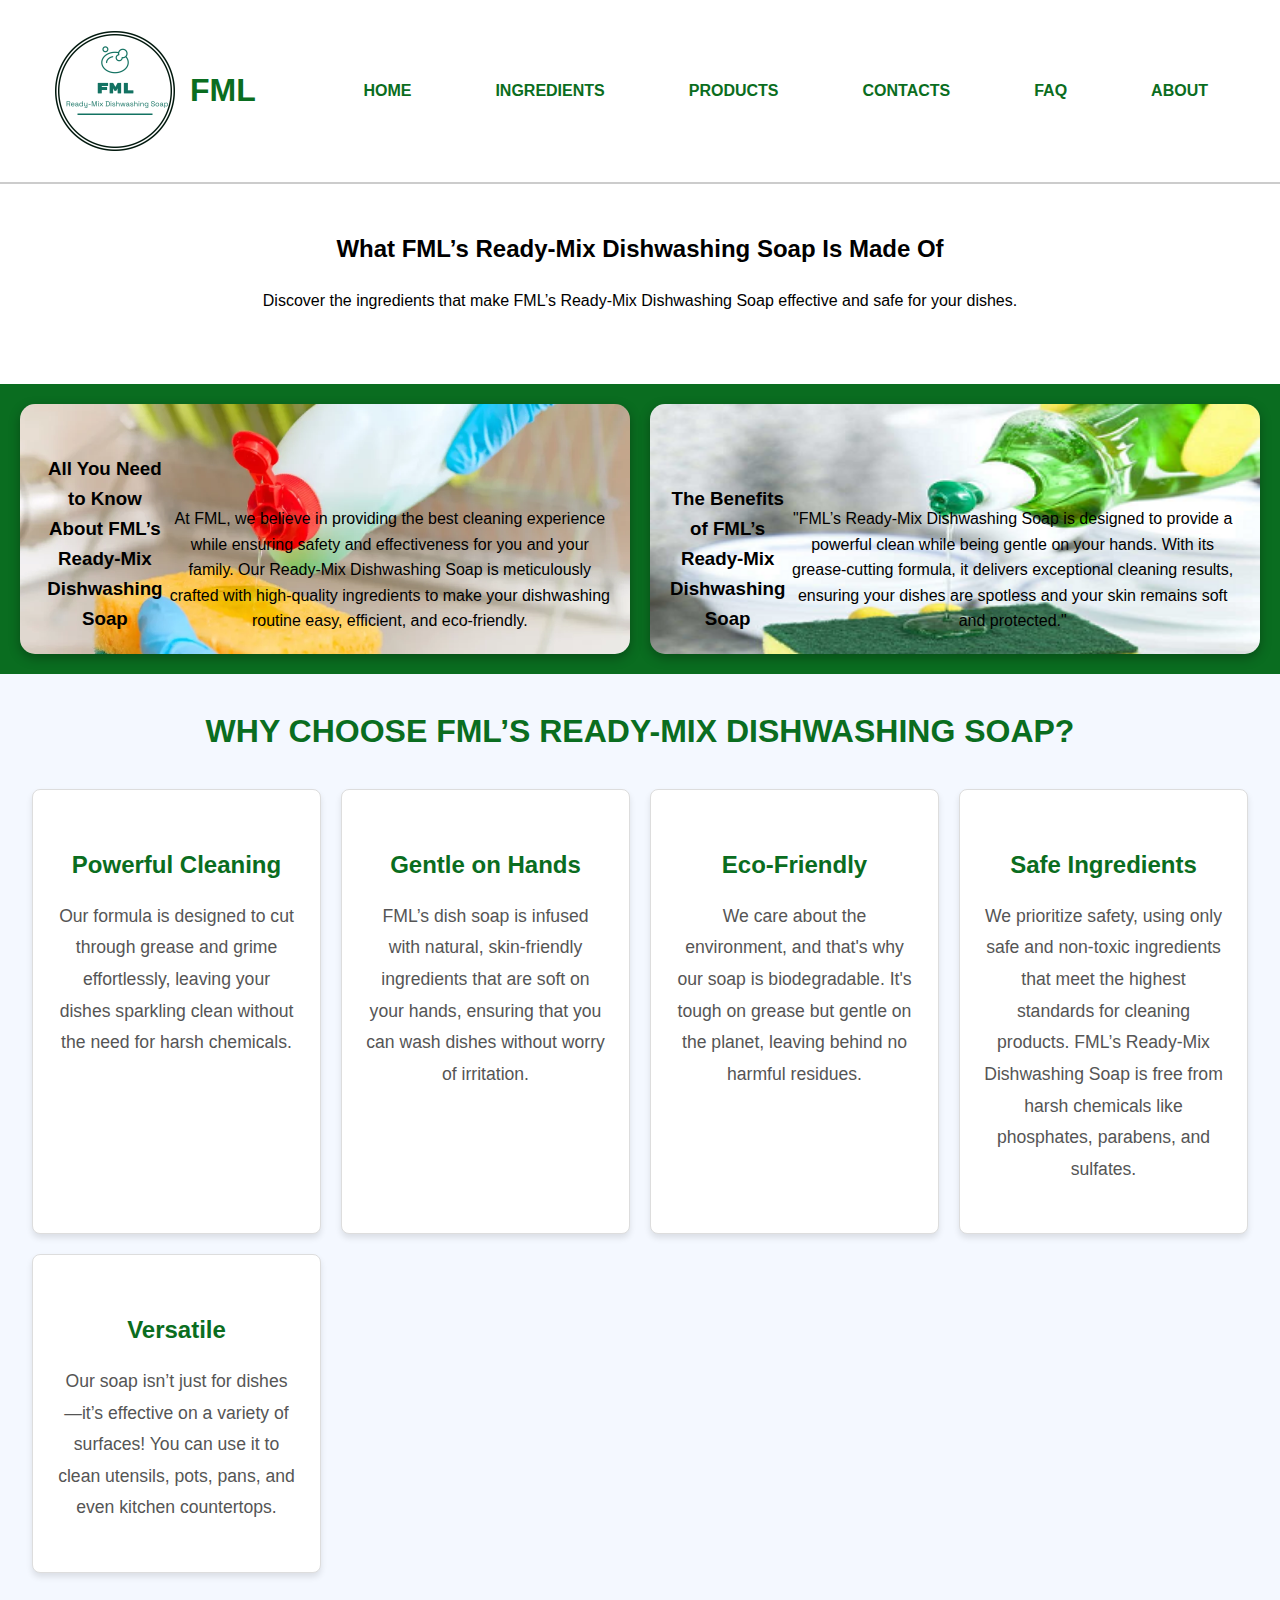
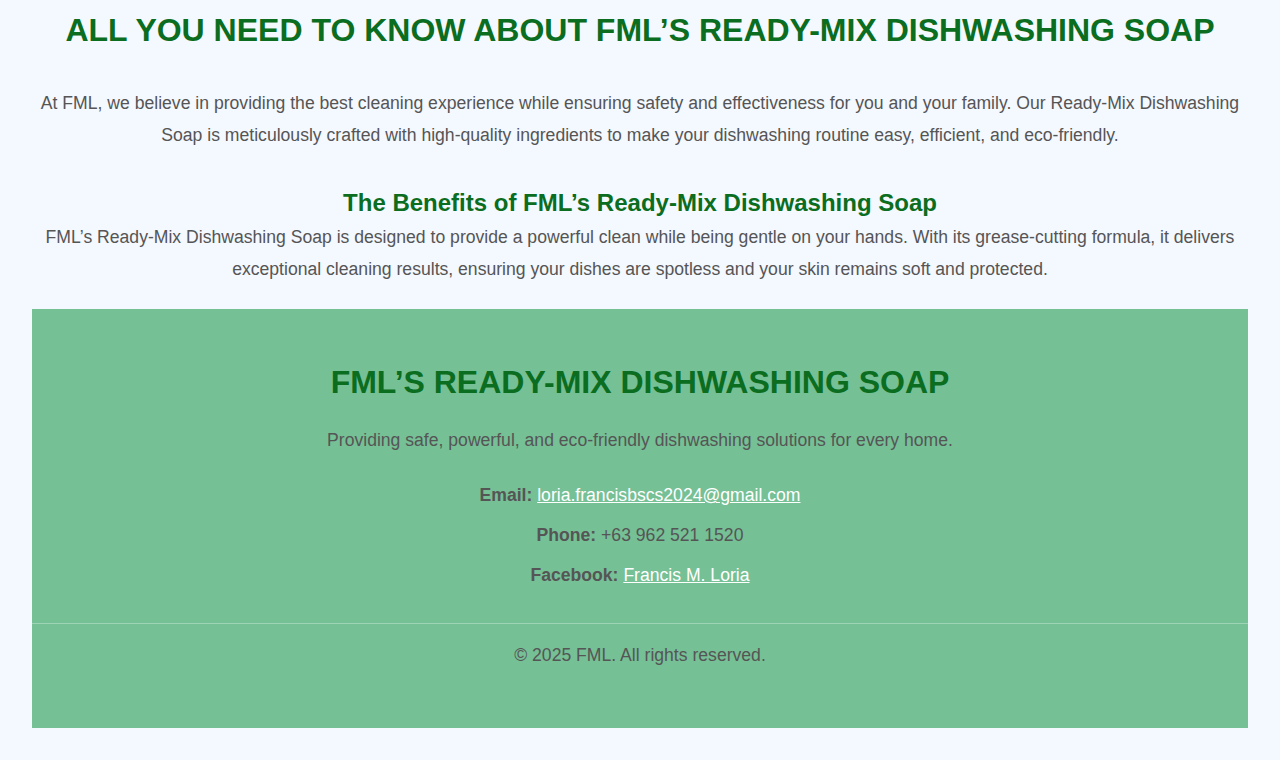
<file: index.html>
<!DOCTYPE html>
<html lang="en">
<head>
  <meta charset="UTF-8" />
  <meta name="viewport" content="width=device-width, initial-scale=1.0"/>
  <title>FML’s Ready-Mix Dishwashing Soap</title>
  <link rel="stylesheet" href="style.css" />
</head>
<body>

    <header class="site-header">
        <div class="container header-container">
          <div class="logo-container">
            <img src="logo.png" alt="FML Logo" class="logo-image" />
            <h1 class="logo-text">FML</h1>
          </div>
          <div class="menu-toggle">&#9776;</div> 
          <nav class="nav-links">
            <ul>
              <li><a href="index.html">HOME</a></li>
              <li><a href="ingredients.html">INGREDIENTS</a></li>
              <li><a href="products.html">PRODUCTS</a></li>
              <li><a href="contacts.html">CONTACTS</a></li>
              <li><a href="faq.html">FAQ</a></li>
              <li><a href="about.html">ABOUT</a></li>
            </ul>
          </nav>
        </div>
      </header>      
      
  <section class="hero-section">
    <div class="container">
      <h2>What FML’s Ready-Mix Dishwashing Soap Is Made Of</h2>
      <p>Discover the ingredients that make FML’s Ready-Mix Dishwashing Soap effective and safe for your dishes.</p>
    </div>
  </section>

  <section class="ingredients-list">
    <article class="ingredient-item" style="background-image: url('dishwashing liquid soap.jpg');">
      <h3>All You Need to Know About FML’s Ready-Mix Dishwashing Soap</h3>
      <p>At FML, we believe in providing the best cleaning experience while ensuring safety and effectiveness for you and your family. Our Ready-Mix Dishwashing Soap is meticulously crafted with high-quality ingredients to make your dishwashing routine easy, efficient, and eco-friendly.</p>
    </article>

    <article class="ingredient-item" style="background-image: url('dishwashing liquid soap2.jpg');">
      <h3>The Benefits of FML’s Ready-Mix Dishwashing Soap</h3>
      <p>"FML’s Ready-Mix Dishwashing Soap is designed to provide a powerful clean while being gentle on your hands. With its grease-cutting formula, it delivers exceptional cleaning results, ensuring your dishes are spotless and your skin remains soft and protected."</p>
    
  </section>

  <section class="why-choose">
    <h2>Why Choose FML’s Ready-Mix Dishwashing Soap?</h2>
    <div class="why-choose-list">
        <div class="why-choose-item">
            <h3>Powerful Cleaning</h3>
            <p>Our formula is designed to cut through grease and grime effortlessly, leaving your dishes sparkling clean without the need for harsh chemicals.</p>
        </div>
        <div class="why-choose-item">
            <h3>Gentle on Hands</h3>
            <p>FML’s dish soap is infused with natural, skin-friendly ingredients that are soft on your hands, ensuring that you can wash dishes without worry of irritation.</p>
        </div>
        <div class="why-choose-item">
            <h3>Eco-Friendly</h3>
            <p>We care about the environment, and that's why our soap is biodegradable. It's tough on grease but gentle on the planet, leaving behind no harmful residues.</p>
        </div>
        <div class="why-choose-item">
            <h3>Safe Ingredients</h3>
            <p>We prioritize safety, using only safe and non-toxic ingredients that meet the highest standards for cleaning products. FML’s Ready-Mix Dishwashing Soap is free from harsh chemicals like phosphates, parabens, and sulfates.</p>
        </div>
        <div class="why-choose-item">
            <h3>Versatile</h3>
            <p>Our soap isn’t just for dishes—it’s effective on a variety of surfaces! You can use it to clean utensils, pots, pans, and even kitchen countertops.</p>
        </div>
    </div>

    <section class="info-left">
        <h2>All You Need to Know About FML’s Ready-Mix Dishwashing Soap</h2>
        <p>At FML, we believe in providing the best cleaning experience while ensuring safety and effectiveness for you and your family. Our Ready-Mix Dishwashing Soap is meticulously crafted with high-quality ingredients to make your dishwashing routine easy, efficient, and eco-friendly.</p>
      
        <h3>The Benefits of FML’s Ready-Mix Dishwashing Soap</h3>
        <p>FML’s Ready-Mix Dishwashing Soap is designed to provide a powerful clean while being gentle on your hands. With its grease-cutting formula, it delivers exceptional cleaning results, ensuring your dishes are spotless and your skin remains soft and protected.</p>
      </section>   
      <footer class="footer-fullwidth">
        <div class="footer-inner">
          <h2>FML’s Ready-Mix Dishwashing Soap</h2>
          <p>Providing safe, powerful, and eco-friendly dishwashing solutions for every home.</p>
          <div class="footer-contact-info">
            <p><strong>Email:</strong> <a href="https://loria.francisbscs2024@gmail.com" target="_blank">loria.francisbscs2024@gmail.com</a></p>
            <p><strong>Phone:</strong> +63 962 521 1520</p>
            <p><strong>Facebook:</strong> <a href="https://www.facebook.com/sicnarf.airol" target="_blank">Francis M. Loria</a></p>
          </div>
          <div class="footer-bottom">
            <p>&copy; 2025 FML. All rights reserved.</p>
          </div>
        </div>
      </footer>
      <script>
        document.addEventListener("DOMContentLoaded", function () {
          const toggle = document.querySelector(".menu-toggle");
          const navLinks = document.querySelector(".nav-links ul");
      
          toggle.addEventListener("click", function () {
            navLinks.classList.toggle("show");
          });
        });
      </script>
           
</body>
</html>
</file>
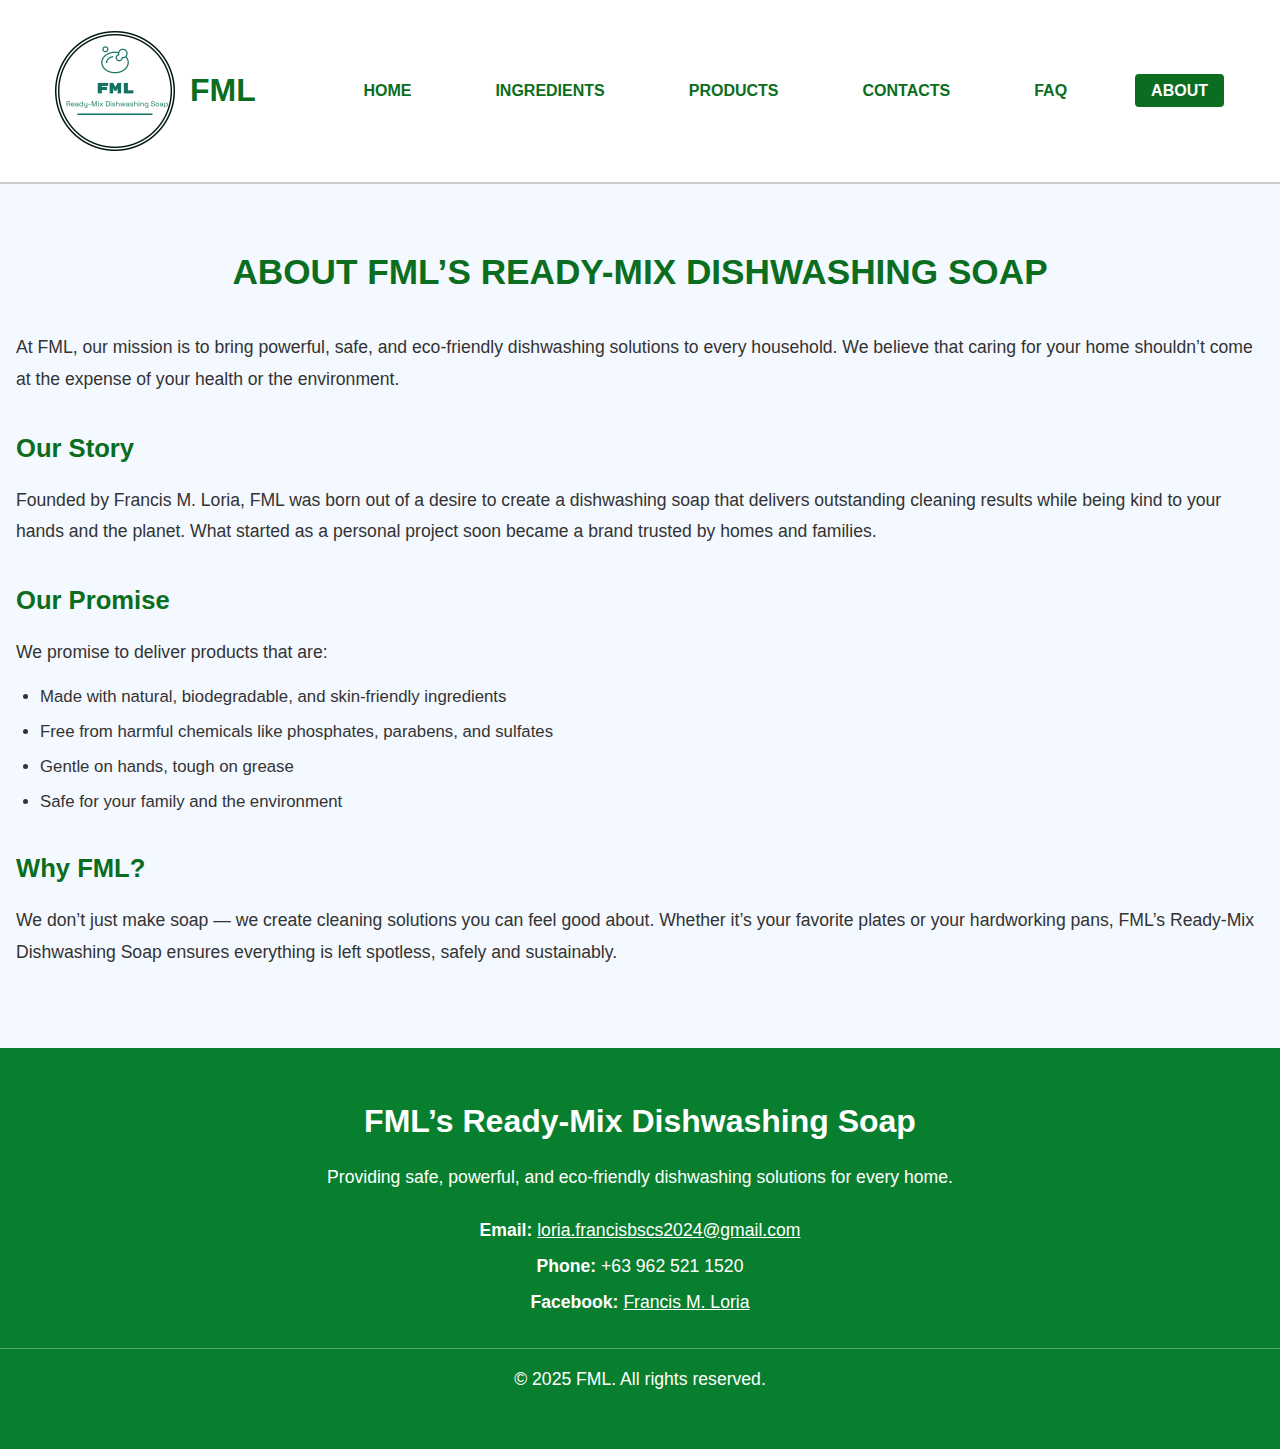
<file: about.html>
<!DOCTYPE html>
<html lang="en">
<head>
  <meta charset="UTF-8" />
  <meta name="viewport" content="width=device-width, initial-scale=1.0"/>
  <title>About | FML’s Ready-Mix Dishwashing Soap</title>
  <link rel="stylesheet" href="style.css" />
</head>
<body>

  <header class="site-header">
    <div class="container header-container">
      <div class="logo-container">
        <img src="logo.png" alt="FML Logo" class="logo-image" />
        <h1 class="logo-text">FML</h1>
      </div>
      <div class="menu-toggle">&#9776;</div>     
      <nav class="nav-links">
        <ul>
          <li><a href="index.html">HOME</a></li>
          <li><a href="ingredients.html">INGREDIENTS</a></li>
          <li><a href="products.html">PRODUCTS</a></li>
          <li><a href="contacts.html">CONTACTS</a></li>
          <li><a href="faq.html">FAQ</a></li>
          <li><a href="about.html" class="active">ABOUT</a></li>
        </ul>
      </nav>
    </div>
  </header>

  <section class="about-section">
    <div class="container">
      <h2>About FML’s Ready-Mix Dishwashing Soap</h2>
      <p>At FML, our mission is to bring powerful, safe, and eco-friendly dishwashing solutions to every household. We believe that caring for your home shouldn’t come at the expense of your health or the environment.</p>

      <h3>Our Story</h3>
      <p>Founded by Francis M. Loria, FML was born out of a desire to create a dishwashing soap that delivers outstanding cleaning results while being kind to your hands and the planet. What started as a personal project soon became a brand trusted by homes and families.</p>

      <h3>Our Promise</h3>
      <p>We promise to deliver products that are:
        <ul>
          <li>Made with natural, biodegradable, and skin-friendly ingredients</li>
          <li>Free from harmful chemicals like phosphates, parabens, and sulfates</li>
          <li>Gentle on hands, tough on grease</li>
          <li>Safe for your family and the environment</li>
        </ul>
      </p>

      <h3>Why FML?</h3>
      <p>We don’t just make soap — we create cleaning solutions you can feel good about. Whether it’s your favorite plates or your hardworking pans, FML’s Ready-Mix Dishwashing Soap ensures everything is left spotless, safely and sustainably.</p>
    </div>
  </section>

  <footer class="footer-fullwidth">
    <div class="footer-inner">
      <h2>FML’s Ready-Mix Dishwashing Soap</h2>
      <p>Providing safe, powerful, and eco-friendly dishwashing solutions for every home.</p>

      <div class="footer-contact-info">
        <p><strong>Email:</strong> <a href="https://loria.francisbscs2024@gmail.com" target="_blank">loria.francisbscs2024@gmail.com</a></p>
        <p><strong>Phone:</strong> +63 962 521 1520</p>
        <p><strong>Facebook:</strong> <a href="https://www.facebook.com/sicnarf.airol" target="_blank">Francis M. Loria</a></p>
      </div>

      <div class="footer-bottom">
        <p>&copy; 2025 FML. All rights reserved.</p>
      </div>
    </div>
  </footer>
  <script>
    document.addEventListener("DOMContentLoaded", function () {
      const toggle = document.querySelector(".menu-toggle");
      const navLinks = document.querySelector(".nav-links ul");
  
      toggle.addEventListener("click", function () {
        navLinks.classList.toggle("show");
      });
    });
  </script>
  
</body>
</html>
</file>
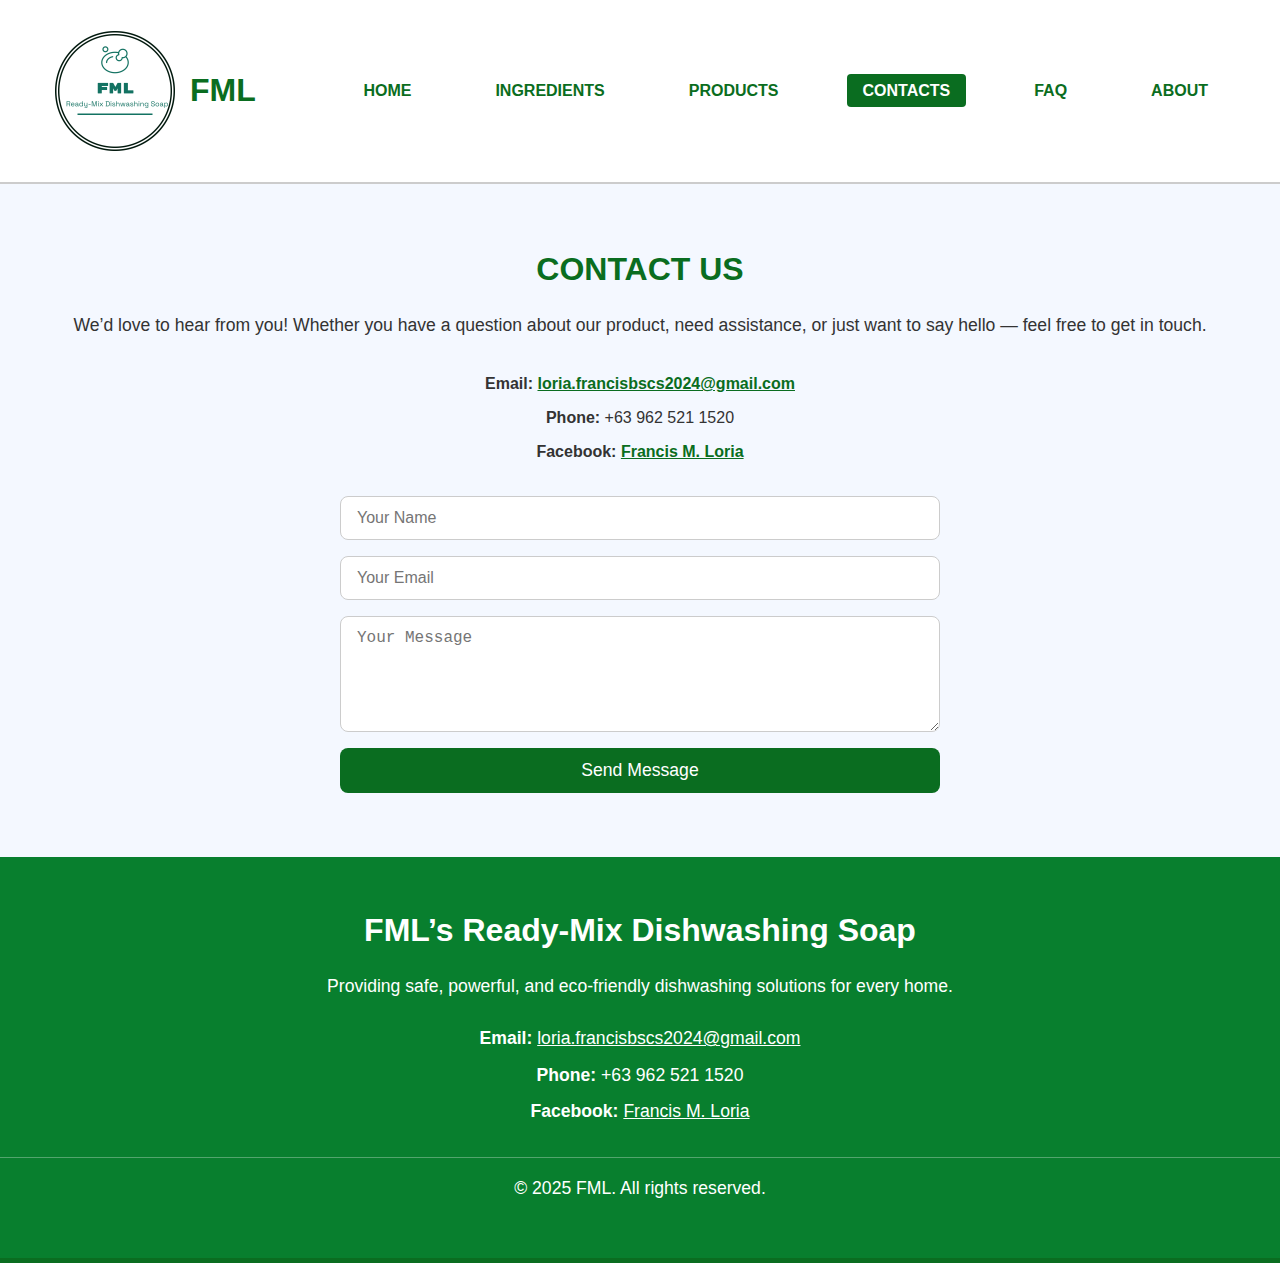
<file: contacts.html>
<!DOCTYPE html>
<html lang="en">
<head>
  <meta charset="UTF-8" />
  <meta name="viewport" content="width=device-width, initial-scale=1.0"/>
  <title>Contact Us | FML’s Ready-Mix Dishwashing Soap</title>
  <link rel="stylesheet" href="style.css" />
</head>
<body>

  <header class="site-header">
    <div class="container header-container">
      <div class="logo-container">
        <img src="logo.png" alt="FML Logo" class="logo-image" />
        <h1 class="logo-text">FML</h1>
      </div>
      <div class="menu-toggle">&#9776;</div>    
      <nav class="nav-links">
        <ul>
          <li><a href="index.html">HOME</a></li>
          <li><a href="ingredients.html">INGREDIENTS</a></li>
          <li><a href="products.html">PRODUCTS</a></li>
          <li><a href="contacts.html" class="active">CONTACTS</a></li>
          <li><a href="faq.html">FAQ</a></li>
          <li><a href="about.html">ABOUT</a></li>
        </ul>
      </nav>
    </div>
  </header>

  <section class="contact-section">
    <div class="container">
      <h2>Contact Us</h2>
      <p>We’d love to hear from you! Whether you have a question about our product, need assistance, or just want to say hello — feel free to get in touch.</p>

      <div class="contact-details">
        <p><strong>Email:</strong> <a href="https://loria.francisbscs2024@gmail.com" target="_blank">loria.francisbscs2024@gmail.com</a></p>
        <p><strong>Phone:</strong> +63 962 521 1520</p>
        <p><strong>Facebook:</strong> <a href="https://www.facebook.com/sicnarf.airol" target="_blank">Francis M. Loria</a></p>
      </div>

      <form class="contact-form">
        <input type="text" name="name" placeholder="Your Name" required />
        <input type="email" name="email" placeholder="Your Email" required />
        <textarea name="message" rows="5" placeholder="Your Message" required></textarea>
        <button type="submit">Send Message</button>
      </form>
    </div>
  </section>

  <footer class="footer-fullwidth">
    <div class="footer-inner">
      <h2>FML’s Ready-Mix Dishwashing Soap</h2>
      <p>Providing safe, powerful, and eco-friendly dishwashing solutions for every home.</p>

      <div class="footer-contact-info">
        <p><strong>Email:</strong> <a href="https://loria.francisbscs2024@gmail.com" target="_blank">loria.francisbscs2024@gmail.com</a></p>
        <p><strong>Phone:</strong> +63 962 521 1520</p>
        <p><strong>Facebook:</strong> <a href="https://www.facebook.com/sicnarf.airol" target="_blank">Francis M. Loria</a></p>
      </div>

      <div class="footer-bottom">
        <p>&copy; 2025 FML. All rights reserved.</p>
      </div>
    </div>
  </footer>
  <script>
    document.addEventListener("DOMContentLoaded", function () {
      const toggle = document.querySelector(".menu-toggle");
      const navLinks = document.querySelector(".nav-links ul");
  
      toggle.addEventListener("click", function () {
        navLinks.classList.toggle("show");
      });
    });
  </script>
  
</body>
</html>
</file>
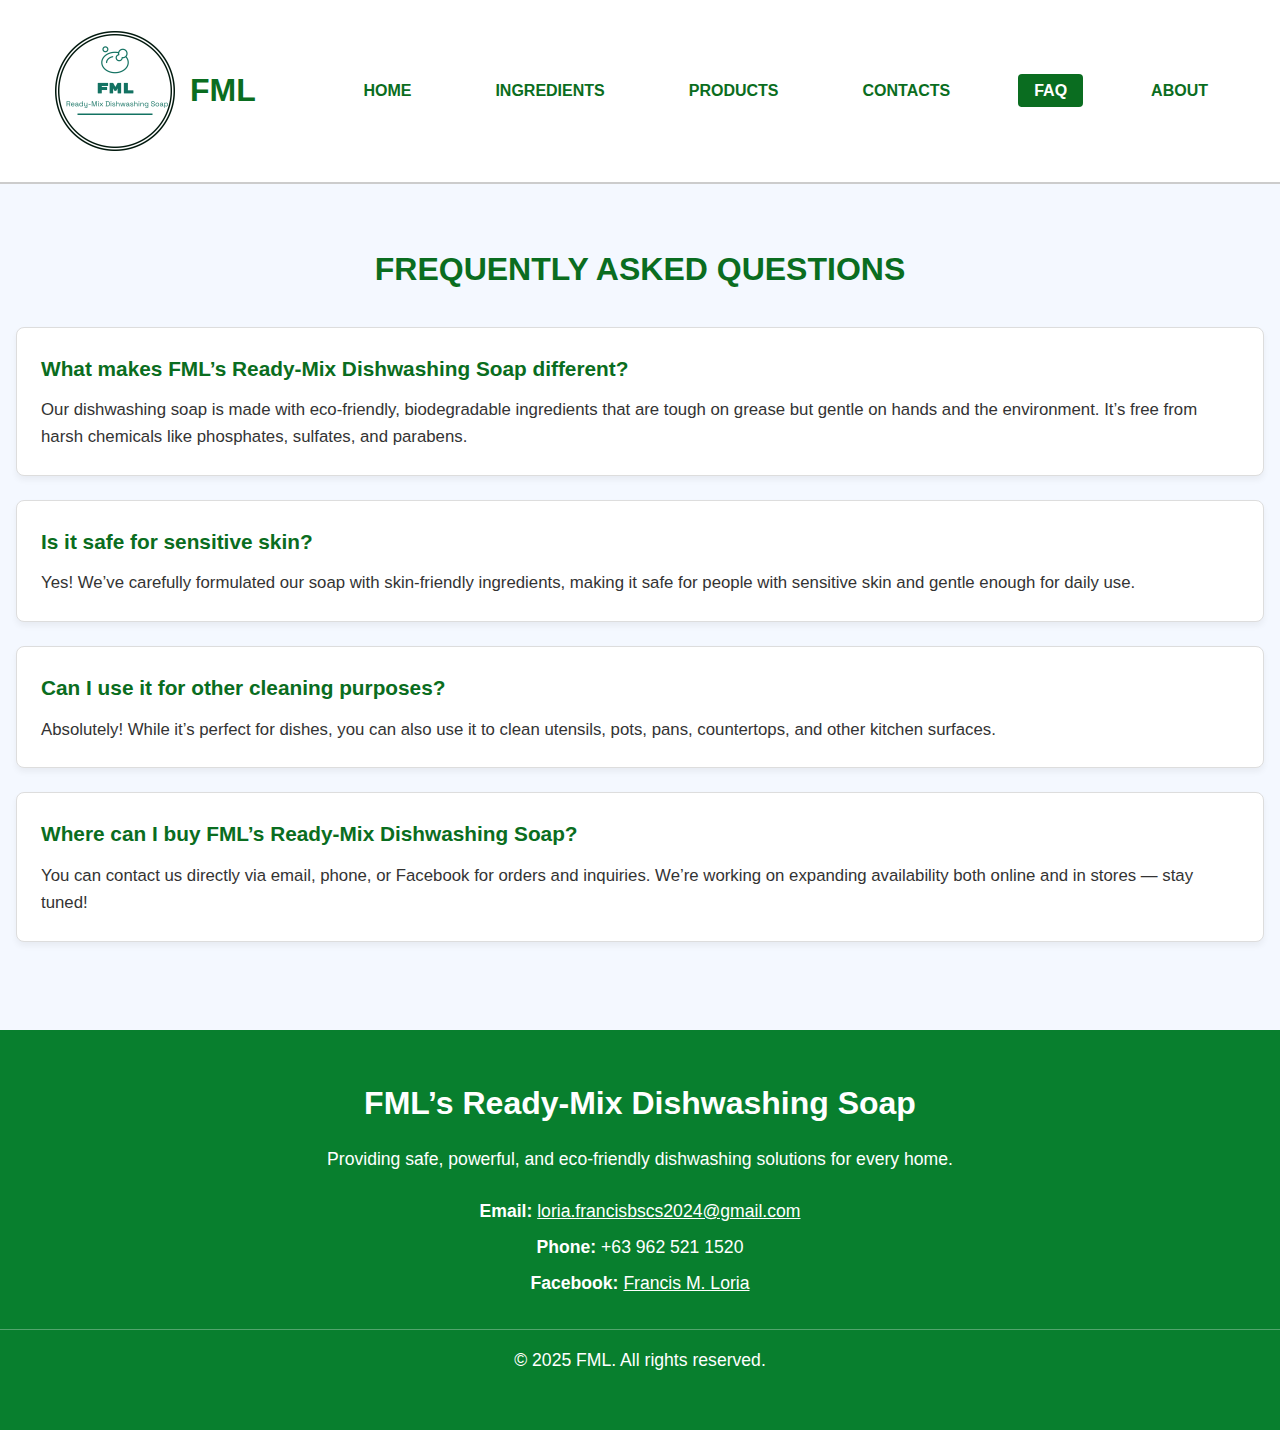
<file: faq.html>
<!DOCTYPE html>
<html lang="en">
<head>
  <meta charset="UTF-8" />
  <meta name="viewport" content="width=device-width, initial-scale=1.0"/>
  <title>FAQ | FML’s Ready-Mix Dishwashing Soap</title>
  <link rel="stylesheet" href="style.css" />
</head>
<body>

  <header class="site-header">
    <div class="container header-container">
      <div class="logo-container">
        <img src="logo.png" alt="FML Logo" class="logo-image" />
        <h1 class="logo-text">FML</h1>
      </div>
      <div class="menu-toggle">&#9776;</div>     
      <nav class="nav-links">
        <ul>
          <li><a href="index.html">HOME</a></li>
          <li><a href="ingredients.html">INGREDIENTS</a></li>
          <li><a href="products.html">PRODUCTS</a></li>
          <li><a href="contacts.html">CONTACTS</a></li>
          <li><a href="faq.html" class="active">FAQ</a></li>
          <li><a href="about.html">ABOUT</a></li>
        </ul>
      </nav>
    </div>
  </header>

  <section class="faq-section">
    <div class="container">
      <h2>Frequently Asked Questions</h2>
      <div class="faq-item">
        <h3>What makes FML’s Ready-Mix Dishwashing Soap different?</h3>
        <p>Our dishwashing soap is made with eco-friendly, biodegradable ingredients that are tough on grease but gentle on hands and the environment. It’s free from harsh chemicals like phosphates, sulfates, and parabens.</p>
      </div>

      <div class="faq-item">
        <h3>Is it safe for sensitive skin?</h3>
        <p>Yes! We’ve carefully formulated our soap with skin-friendly ingredients, making it safe for people with sensitive skin and gentle enough for daily use.</p>
      </div>

      <div class="faq-item">
        <h3>Can I use it for other cleaning purposes?</h3>
        <p>Absolutely! While it’s perfect for dishes, you can also use it to clean utensils, pots, pans, countertops, and other kitchen surfaces.</p>
      </div>

      <div class="faq-item">
        <h3>Where can I buy FML’s Ready-Mix Dishwashing Soap?</h3>
        <p>You can contact us directly via email, phone, or Facebook for orders and inquiries. We’re working on expanding availability both online and in stores — stay tuned!</p>
      </div>
    </div>
  </section>

  <footer class="footer-fullwidth">
    <div class="footer-inner">
      <h2>FML’s Ready-Mix Dishwashing Soap</h2>
      <p>Providing safe, powerful, and eco-friendly dishwashing solutions for every home.</p>

      <div class="footer-contact-info">
        <p><strong>Email:</strong> <a href="https://loria.francisbscs2024@gmail.com" target="_blank">loria.francisbscs2024@gmail.com</a></p>
        <p><strong>Phone:</strong> +63 962 521 1520</p>
        <p><strong>Facebook:</strong> <a href="https://www.facebook.com/sicnarf.airol" target="_blank">Francis M. Loria</a></p>
      </div>

      <div class="footer-bottom">
        <p>&copy; 2025 FML. All rights reserved.</p>
      </div>
    </div>
  </footer>
  <script>
    document.addEventListener("DOMContentLoaded", function () {
      const toggle = document.querySelector(".menu-toggle");
      const navLinks = document.querySelector(".nav-links ul");
  
      toggle.addEventListener("click", function () {
        navLinks.classList.toggle("show");
      });
    });
  </script>
  
</body>
</html>
</file>
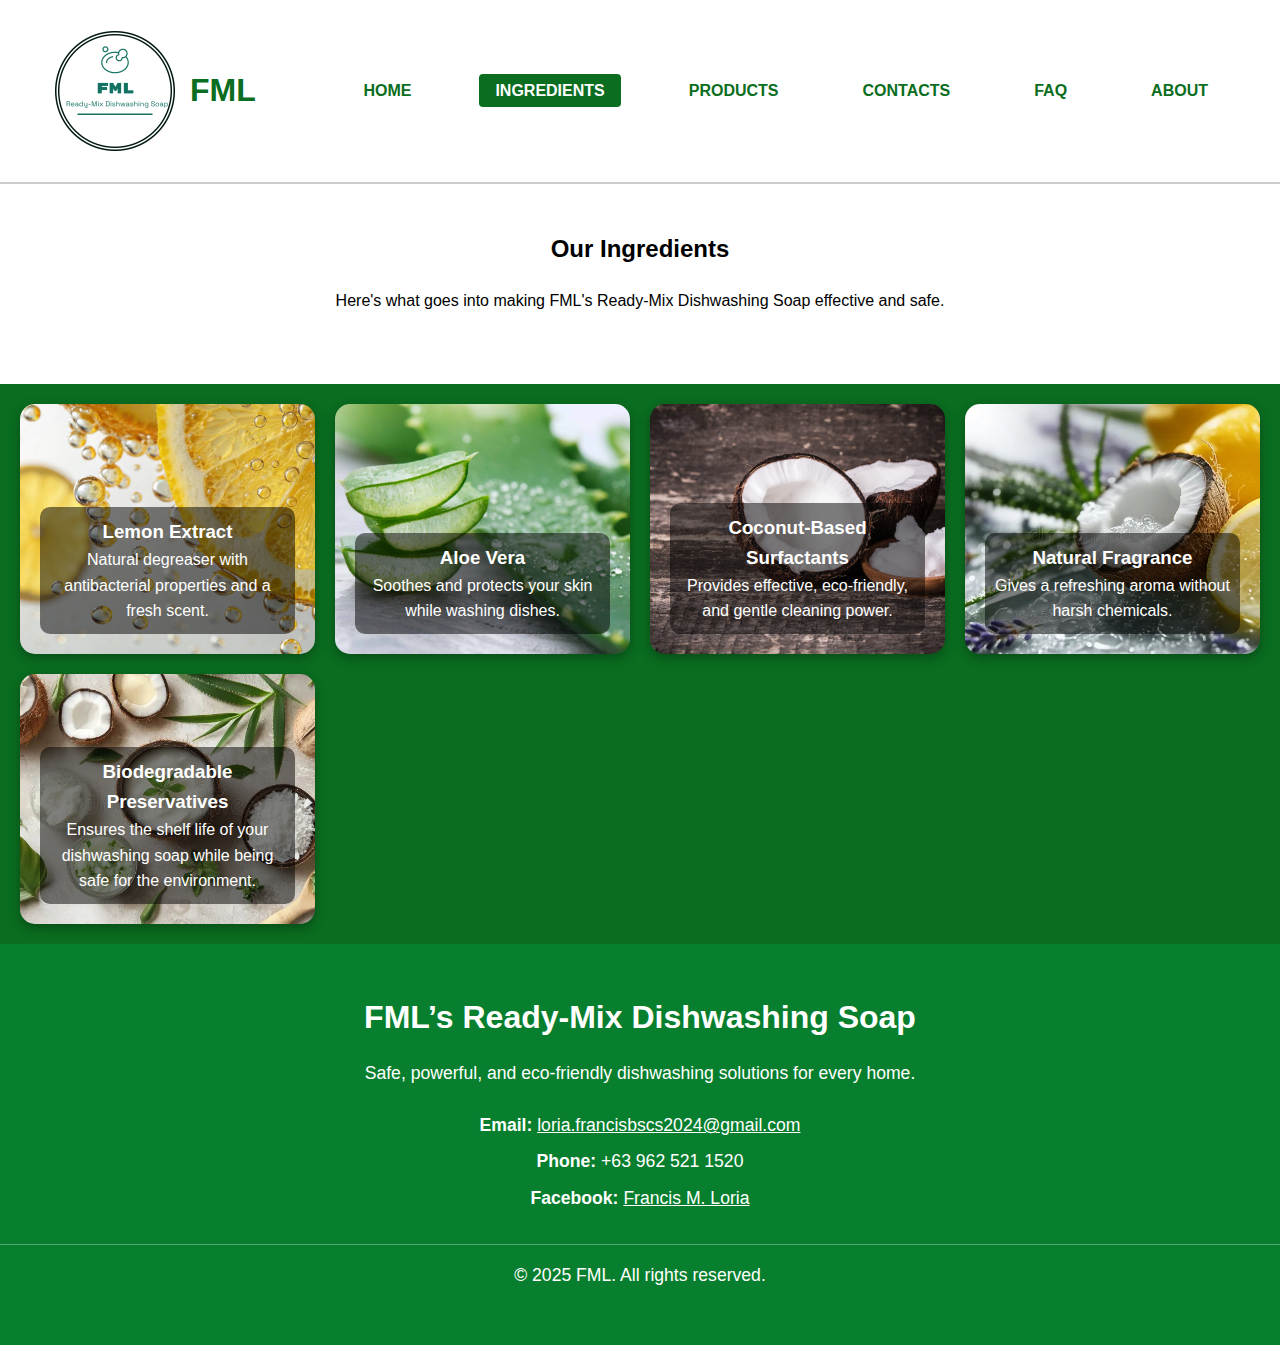
<file: ingredients.html>
<!DOCTYPE html>
<html lang="en">
<head>
  <meta charset="UTF-8">
  <meta name="viewport" content="width=device-width, initial-scale=1.0">
  <title>Ingredients | FML Dishwashing Soap</title>
  <link rel="stylesheet" href="style.css">
</head>
<body>

<header class="site-header">
  <div class="container header-container">
    <div class="logo-container">
      <img src="logo.png" alt="FML Logo" class="logo-image">
      <h1 class="logo-text">FML</h1>
    </div>
    <div class="menu-toggle">&#9776;</div> 
    <nav class="nav-links">
      <ul>
        <li><a href="index.html">HOME</a></li>
        <li><a href="ingredients.html" class="active">INGREDIENTS</a></li>
        <li><a href="products.html">PRODUCTS</a></li>
        <li><a href="contacts.html">CONTACTS</a></li>
        <li><a href="faq.html">FAQ</a></li>
        <li><a href="about.html">ABOUT</a></li>
      </ul>
    </nav>
  </div>
</header>

<section class="hero-section">
  <div class="container">
    <h2>Our Ingredients</h2>
    <p>Here's what goes into making FML's Ready-Mix Dishwashing Soap effective and safe.</p>
  </div>
</section>

<section class="ingredients-list">
  <div class="ingredient-item" style="background-image: url('lemon extract.jpg');">
    <div class="ingredient-content">
      <h3>Lemon Extract</h3>
      <p>Natural degreaser with antibacterial properties and a fresh scent.</p>
    </div>
  </div>
  <div class="ingredient-item" style="background-image: url('aloe vera.jpg');">
    <div class="ingredient-content">
      <h3>Aloe Vera</h3>
      <p>Soothes and protects your skin while washing dishes.</p>
    </div>
  </div>
  <div class="ingredient-item" style="background-image: url('Coconut-Based\ Surfactants.jpg');">
    <div class="ingredient-content">
      <h3>Coconut-Based Surfactants</h3>
      <p>Provides effective, eco-friendly, and gentle cleaning power.</p>
    </div>
  </div>
  <div class="ingredient-item" style="background-image: url('natural fragrance.webp');">
    <div class="ingredient-content">
      <h3>Natural Fragrance</h3>
      <p>Gives a refreshing aroma without harsh chemicals.</p>
    </div>
  </div>
  <div class="ingredient-item" style="background-image: url('biodegradable preservatives.webp');">
    <div class="ingredient-content">
      <h3>Biodegradable Preservatives</h3>
      <p>Ensures the shelf life of your dishwashing soap while being safe for the environment.</p>
    </div>
  </div>
</section>

<footer class="footer-fullwidth">
  <div class="footer-inner">
    <h2>FML’s Ready-Mix Dishwashing Soap</h2>
    <p>Safe, powerful, and eco-friendly dishwashing solutions for every home.</p>
    <div class="footer-contact-info">
      <p><strong>Email:</strong> <a href="https://loria.francisbscs2024@gmail.com" target="_blank">loria.francisbscs2024@gmail.com</a></p>
      <p><strong>Phone:</strong> +63 962 521 1520</p>
      <p><strong>Facebook:</strong> <a href="https://www.facebook.com/sicnarf.airol" target="_blank">Francis M. Loria</a></p>
    </div>
    <div class="footer-bottom">
      <p>&copy; 2025 FML. All rights reserved.</p>
    </div>
  </div>
</footer>
<script>
  document.addEventListener("DOMContentLoaded", function () {
    const toggle = document.querySelector(".menu-toggle");
    const navLinks = document.querySelector(".nav-links ul");

    toggle.addEventListener("click", function () {
      navLinks.classList.toggle("show");
    });
  });
</script>

</body>
</html>
</file>
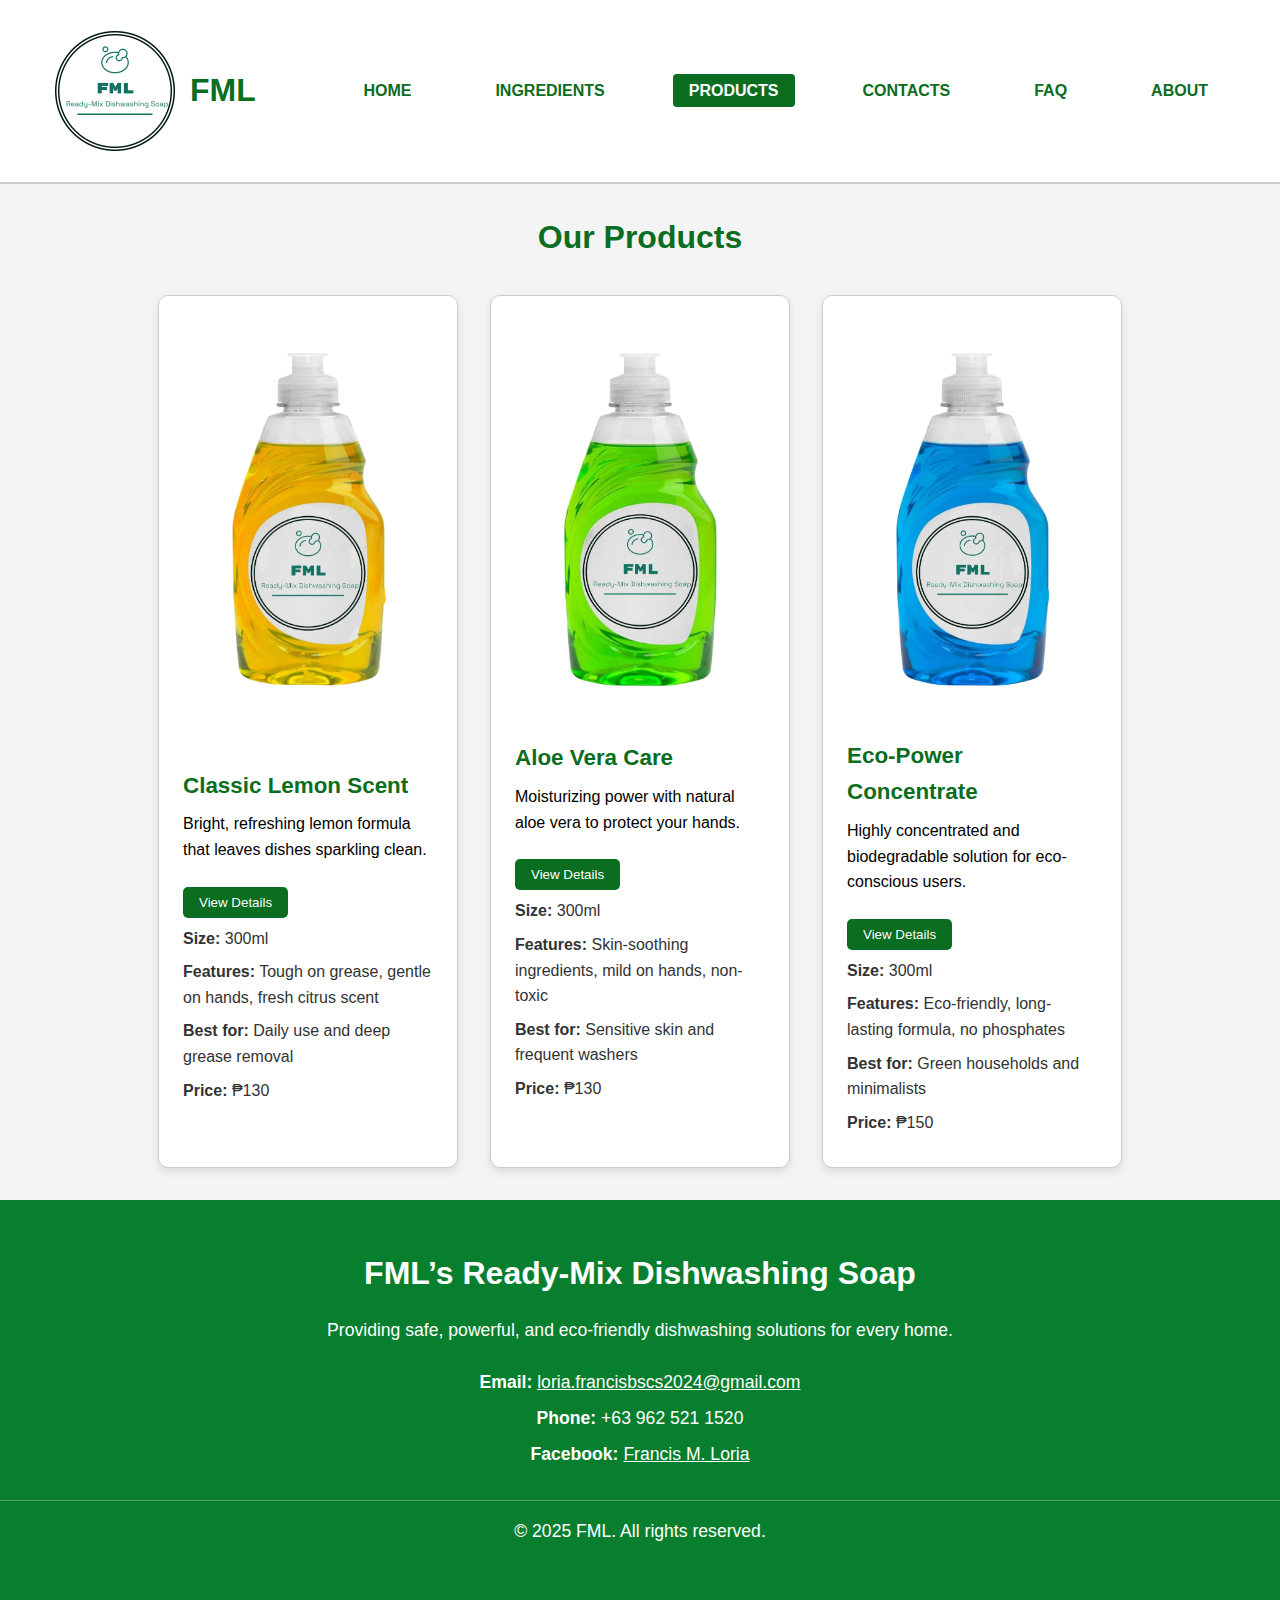
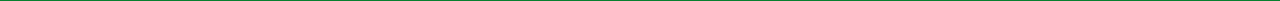
<file: products.html>
<!DOCTYPE html>
<html lang="en">
<head>
  <meta charset="UTF-8" />
  <meta name="viewport" content="width=device-width, initial-scale=1.0"/>
  <title>FML Products</title>
  <link rel="stylesheet" href="style.css" />
</head>
<body>
  <header class="site-header">
    <div class="container header-container">
      <div class="logo-container">
        <img src="logo.png" alt="FML Logo" class="logo-image" />
        <h1 class="logo-text">FML</h1>
      </div>
      <div class="menu-toggle">&#9776;</div>     
      <nav class="nav-links">
        <ul>
          <li><a href="index.html">HOME</a></li>
          <li><a href="ingredients.html">INGREDIENTS</a></li>
          <li><a href="products.html" class="active">PRODUCTS</a></li>
          <li><a href="contacts.html">CONTACTS</a></li>
          <li><a href="faq.html">FAQ</a></li>
          <li><a href="about.html">ABOUT</a></li>
        </ul>
      </nav>
    </div>
  </header>

  <section class="product-gallery">
    <h2>Our Products</h2>
    <div class="products-container">

      <div class="product-card">
        <img src="classic lemon scent.png" alt="Classic Lemon Scent" />
        <h3>Classic Lemon Scent</h3>
        <p>Bright, refreshing lemon formula that leaves dishes sparkling clean.</p>
        <button>View Details</button>
        <div class="product-details" id="product1">
          <p><strong>Size:</strong> 300ml</p>
          <p><strong>Features:</strong> Tough on grease, gentle on hands, fresh citrus scent</p>
          <p><strong>Best for:</strong> Daily use and deep grease removal</p>
          <p><strong>Price:</strong> ₱130</p>
        </div>
      </div>

      <div class="product-card">
        <img src="aloe vera care.png" alt="Aloe Vera Care" />
        <h3>Aloe Vera Care</h3>
        <p>Moisturizing power with natural aloe vera to protect your hands.</p>
        <button>View Details</button>
        <div class="product-details" id="product2">
          <p><strong>Size:</strong> 300ml</p>
          <p><strong>Features:</strong> Skin-soothing ingredients, mild on hands, non-toxic</p>
          <p><strong>Best for:</strong> Sensitive skin and frequent washers</p>
          <p><strong>Price:</strong> ₱130</p>
        </div>
      </div>

      <div class="product-card">
        <img src="eco-power concentrate.png" alt="Eco-Power Concentrate" />
        <h3>Eco-Power Concentrate</h3>
        <p>Highly concentrated and biodegradable solution for eco-conscious users.</p>
        <button>View Details</button>
        <div class="product-details" id="product3">
          <p><strong>Size:</strong> 300ml</p>
          <p><strong>Features:</strong> Eco-friendly, long-lasting formula, no phosphates</p>
          <p><strong>Best for:</strong> Green households and minimalists</p>
          <p><strong>Price:</strong> ₱150</p>
        </div>
      </div>

    </div>
  </section>

  <footer class="footer-fullwidth">
    <div class="footer-inner">
      <h2>FML’s Ready-Mix Dishwashing Soap</h2>
      <p>Providing safe, powerful, and eco-friendly dishwashing solutions for every home.</p>
      <div class="footer-contact-info">
        <p><strong>Email:</strong> <a href="https://loria.francisbscs2024@gmail.com" target="_blank">loria.francisbscs2024@gmail.com</a></p>
        <p><strong>Phone:</strong> +63 962 521 1520</p>
        <p><strong>Facebook:</strong> <a href="https://www.facebook.com/sicnarf.airol" target="_blank">Francis M. Loria</a></p>
      </div>
      <div class="footer-bottom">
        <p>&copy; 2025 FML. All rights reserved.</p>
      </div>
    </div>
  </footer>
  <script>
    document.addEventListener("DOMContentLoaded", function () {
      const toggle = document.querySelector(".menu-toggle");
      const navLinks = document.querySelector(".nav-links ul");
  
      toggle.addEventListener("click", function () {
        navLinks.classList.toggle("show");
      });
    });
  </script>
  
</body>
</html>
</file>
<file: style.css>
* {
  margin: 0;
  padding: 0;
  box-sizing: border-box;
}

html, body {
  width: 100%;
  overflow-x: hidden;
}

* {
  margin: 0;
  padding: 0;
  box-sizing: border-box;
}

body {
  font-family: Arial, sans-serif;
  background-color: #0a6d20;
  color: #000000;
  line-height: 1.6;
  text-align: center; 
}

.site-header {
  position: fixed;
  top: 0;
  left: 0;
  width: 100%;
  background-color: #ffffff;
  color: #0a6d20;
  padding: 1rem 0;
  border-bottom: 2px solid #ccc;
  z-index: 1000;
}

body {
  padding-top: 180px; 
}

.site-header .header-container {
  display: flex;
  align-items: center;
  justify-content: space-between; 
  width: 100%;
  max-width: 1200px;
  margin: 0 auto;
}

.logo-container {
  display: flex;
  align-items: center;
}

.logo-image {
  width: 150px;
  height: auto;
}

.nav-links ul {
  display: flex;
  list-style: none;
  margin: 0;
  padding: 0;
  gap: 20px;
}

.nav-links a {
  color: #0a6d20;
  text-decoration: none;
  font-weight: bold;
  padding: 0.5rem 1rem;
  transition: background-color 0.3s ease, color 0.3s ease;
}

.nav-links a.active {
  background-color: #0a6d20;
  color: #ffffff;
  border-radius: 4px;
}

.hero-section {
  padding: 50px 0;
  background-color: white;
  text-align: center; 
}

.hero-section h2, .hero-section p {
  margin-bottom: 20px;
}

.ingredients-list {
  display: grid;
  grid-template-columns: repeat(auto-fit, minmax(250px, 1fr));
  gap: 20px;
  padding: 20px;
}

.ingredient-item {
  position: relative;
  height: 250px;
  border-radius: 15px;
  background-size: cover;
  background-position: center;
  overflow: hidden;
  display: flex;
  align-items: flex-end;
  padding: 20px;
  box-shadow: 0 4px 12px rgba(0, 0, 0, 0.3);
  transition: transform 0.3s;
}

.ingredient-item:hover {
  transform: scale(1.03);
}

.ingredient-content {
  background: rgba(0, 0, 0, 0.5);
  padding: 10px;
  border-radius: 10px;
  color: #fff;
}

.why-choose {
  padding: 2rem;
  background-color: #f4f8ff;
  color: #0a6d20;
  font-family: Arial, sans-serif;
}

.why-choose h2 {
  font-size: 2rem;
  margin-bottom: 2rem;
  text-align: center;
  color: #0a6d20;
  font-weight: bold;
  text-transform: uppercase;
}

.why-choose-list {
  display: grid;
  grid-template-columns: repeat(auto-fit, minmax(250px, 1fr));
  gap: 20px;
  margin-bottom: 2rem;
}

.why-choose-item {
  padding: 1.5rem;
  background-color: #ffffff;
  border: 1px solid #ddd;
  border-radius: 8px;
  box-shadow: 0 4px 6px rgba(0, 0, 0, 0.1);
  transition: all 0.3s ease;
}

.why-choose-item:hover {
  box-shadow: 0 6px 8px rgba(0, 0, 0, 0.2);
  transform: translateY(-5px);
}

.why-choose-item h3 {
  font-size: 1.3rem;
  font-weight: bold;
  margin-bottom: 1rem;
  color: #0a6d20;
}

.why-choose-item p {
  font-size: 1rem;
  line-height: 1.6;
  color: #555;
}

.why-choose h3 {
  font-size: 1.5rem;
  margin-top: 2rem;
  color: #0a6d20;
}

.why-choose p {
  font-size: 1.1rem;
  line-height: 1.8;
  margin-bottom: 1.5rem;
  color: #555;
}

@media (max-width: 768px) {
  .why-choose h2 {
      font-size: 1.8rem;
  }

  .why-choose-item {
      padding: 1rem;
  }

  .why-choose h3 {
      font-size: 1.3rem;
  }

  .why-choose p {
      font-size: 1rem;
  }
}

.product-gallery {
  padding: 2rem;
  text-align: center;
  background-color: #f4f4f4;
}

.product-gallery h2 {
  font-size: 2rem;
  color: #0a6d20;
  margin-bottom: 2rem;
}

.products-container {
  display: flex;
  flex-wrap: wrap;
  gap: 2rem;
  justify-content: center;
}

.product-card {
  background-color: #ffffff;
  border: 1px solid #ccc;
  border-radius: 10px;
  width: 300px;
  padding: 1.5rem;
  box-shadow: 0 4px 8px rgba(0,0,0,0.1);
  text-align: left;
  transition: transform 0.3s ease;
}

.product-card:hover {
  transform: translateY(-5px);
}

.product-card img {
  width: 100%;
  height: auto;
  border-radius: 8px;
  margin-bottom: 1rem;
}

.product-card h3 {
  font-size: 1.4rem;
  color: #0a6d20;
}

.product-card p {
  font-size: 1rem;
  margin: 0.5rem 0;
}

.product-card button {
  margin-top: 1rem;
  background-color: #0a6d20;
  color: white;
  border: none;
  padding: 0.5rem 1rem;
  border-radius: 5px;
  cursor: pointer;
}

.product-card button:hover {
  background-color: #075d19;
}

.product-details {
  display: inline;
  margin-top: 1rem;
  font-size: 0.95rem;
  color: #333;
  border-top: 1px solid #ccc;
  padding-top: 0.5rem;
}


.contact-section {
  padding: 4rem 1rem;
  background-color: #f4f8ff;
  text-align: center;
  color: #0a6d20;
}

.contact-section h2 {
  font-size: 2rem;
  margin-bottom: 1rem;
  text-transform: uppercase;
  font-weight: bold;
}

.contact-section p {
  font-size: 1.1rem;
  margin-bottom: 2rem;
  color: #333;
}

.contact-details p {
  font-size: 1rem;
  margin-bottom: 0.5rem;
}

.contact-details a {
  color: #0a6d20;
  font-weight: bold;
  text-decoration: underline;
}

.contact-form {
  max-width: 600px;
  margin: 2rem auto 0;
  display: flex;
  flex-direction: column;
  gap: 1rem;
}

.contact-form input,
.contact-form textarea {
  padding: 0.75rem 1rem;
  border: 1px solid #ccc;
  border-radius: 8px;
  font-size: 1rem;
  width: 100%;
}

.contact-form button {
  padding: 0.75rem 1rem;
  background-color: #0a6d20;
  color: #ffffff;
  border: none;
  border-radius: 8px;
  font-size: 1.1rem;
  cursor: pointer;
  transition: background-color 0.3s ease;
}

.contact-form button:hover {
  background-color: #067531;
}
.faq-section {
  padding: 4rem 1rem;
  background-color: #f4f8ff;
  text-align: left;
  color: #0a6d20;
}

.faq-section h2 {
  font-size: 2rem;
  margin-bottom: 2rem;
  text-align: center;
  text-transform: uppercase;
  font-weight: bold;
}

.faq-item {
  background-color: #ffffff;
  border: 1px solid #ddd;
  border-radius: 8px;
  padding: 1.5rem;
  margin-bottom: 1.5rem;
  box-shadow: 0 4px 6px rgba(0, 0, 0, 0.05);
  transition: all 0.3s ease;
}

.faq-item:hover {
  box-shadow: 0 6px 10px rgba(0, 0, 0, 0.1);
  transform: translateY(-3px);
}

.faq-item h3 {
  font-size: 1.3rem;
  margin-bottom: 0.75rem;
  color: #0a6d20;
}

.faq-item p {
  font-size: 1.05rem;
  color: #333;
  line-height: 1.6;
}

@media (max-width: 768px) {
  .faq-section h2 {
    font-size: 1.8rem;
  }

  .faq-item {
    padding: 1rem;
  }

  .faq-item h3 {
    font-size: 1.2rem;
  }

  .faq-item p {
    font-size: 1rem;
  }
}
.about-section {
  padding: 4rem 1rem;
  background-color: #f4f8ff;
  color: #0a6d20;
  text-align: left;
}

.about-section h2 {
  font-size: 2.2rem;
  margin-bottom: 2rem;
  text-align: center;
  text-transform: uppercase;
  font-weight: bold;
}

.about-section h3 {
  font-size: 1.6rem;
  margin-top: 2rem;
  color: #0a6d20;
}

.about-section p {
  font-size: 1.1rem;
  margin: 1rem 0;
  color: #333;
  line-height: 1.8;
}

.about-section ul {
  margin: 1rem 0 1rem 1.5rem;
}

.about-section ul li {
  font-size: 1.05rem;
  color: #333;
  margin-bottom: 0.5rem;
}

@media (max-width: 768px) {
  .about-section h2 {
    font-size: 1.8rem;
  }

  .about-section h3 {
    font-size: 1.4rem;
  }

  .about-section p, .about-section ul li {
    font-size: 1rem;
  }
}

.footer-fullwidth {
  width: 100%;
  background-color: #078f3b88;
  color: #ffffff;
  padding: 3rem 0;
  position: relative;
  left: 0;
}

.footer-inner {
  width: 100%;
  margin: 0;
  padding: 0;
}  

.footer-inner h2 {
  font-size: 2rem;
  margin-bottom: 1rem;
}

.footer-inner p {
  font-size: 1.1rem;
  margin-bottom: 0.5rem;
}

.footer-contact-info {
  margin-top: 1.5rem;
  font-size: 1rem;
}

.footer-contact-info a {
  color: #ffffff;
  text-decoration: underline;
}

.footer-bottom {
  margin-top: 2rem;
  border-top: 1px solid rgba(255, 255, 255, 0.3);
  padding-top: 1rem;
  font-size: 0.9rem;
}                         
/* Mobile hamburger icon */
.menu-toggle {
  display: none;
  flex-direction: column;
  cursor: pointer;
  margin-left: auto;
}

.menu-toggle div {
  width: 25px;
  height: 3px;
  background-color: #0a6d20;
  margin: 4px 0;
}

/* Hide menu by default on mobile */
.nav-links ul {
  display: flex;
  gap: 20px;
}

/* Hide nav links on mobile */
@media (max-width: 768px) {
  .menu-toggle {
    display: block;
    cursor: pointer;
    font-size: 24px;
  }

  .nav-links ul {
    display: none;
    flex-direction: column;
    background-color: white;
    position: absolute;
    top: 70px; /* adjust depending on your header height */
    left: 0;
    width: 100%;
    text-align: center;
    padding: 1rem 0;
    box-shadow: 0 4px 8px rgba(0,0,0,0.1);
  }

  .nav-links ul.show {
    display: flex;
  }

  .nav-links ul li {
    margin: 0.5rem 0;
  }
}

/* On desktop, always show the nav */
@media (min-width: 769px) {
  .menu-toggle {
    display: none;
  }

  .nav-links ul {
    display: flex !important;
    flex-direction: row;
    position: static;
    background-color: transparent;
    box-shadow: none;
  }

  .nav-links ul li {
    margin: 0 1rem;
  }
}
</file>
